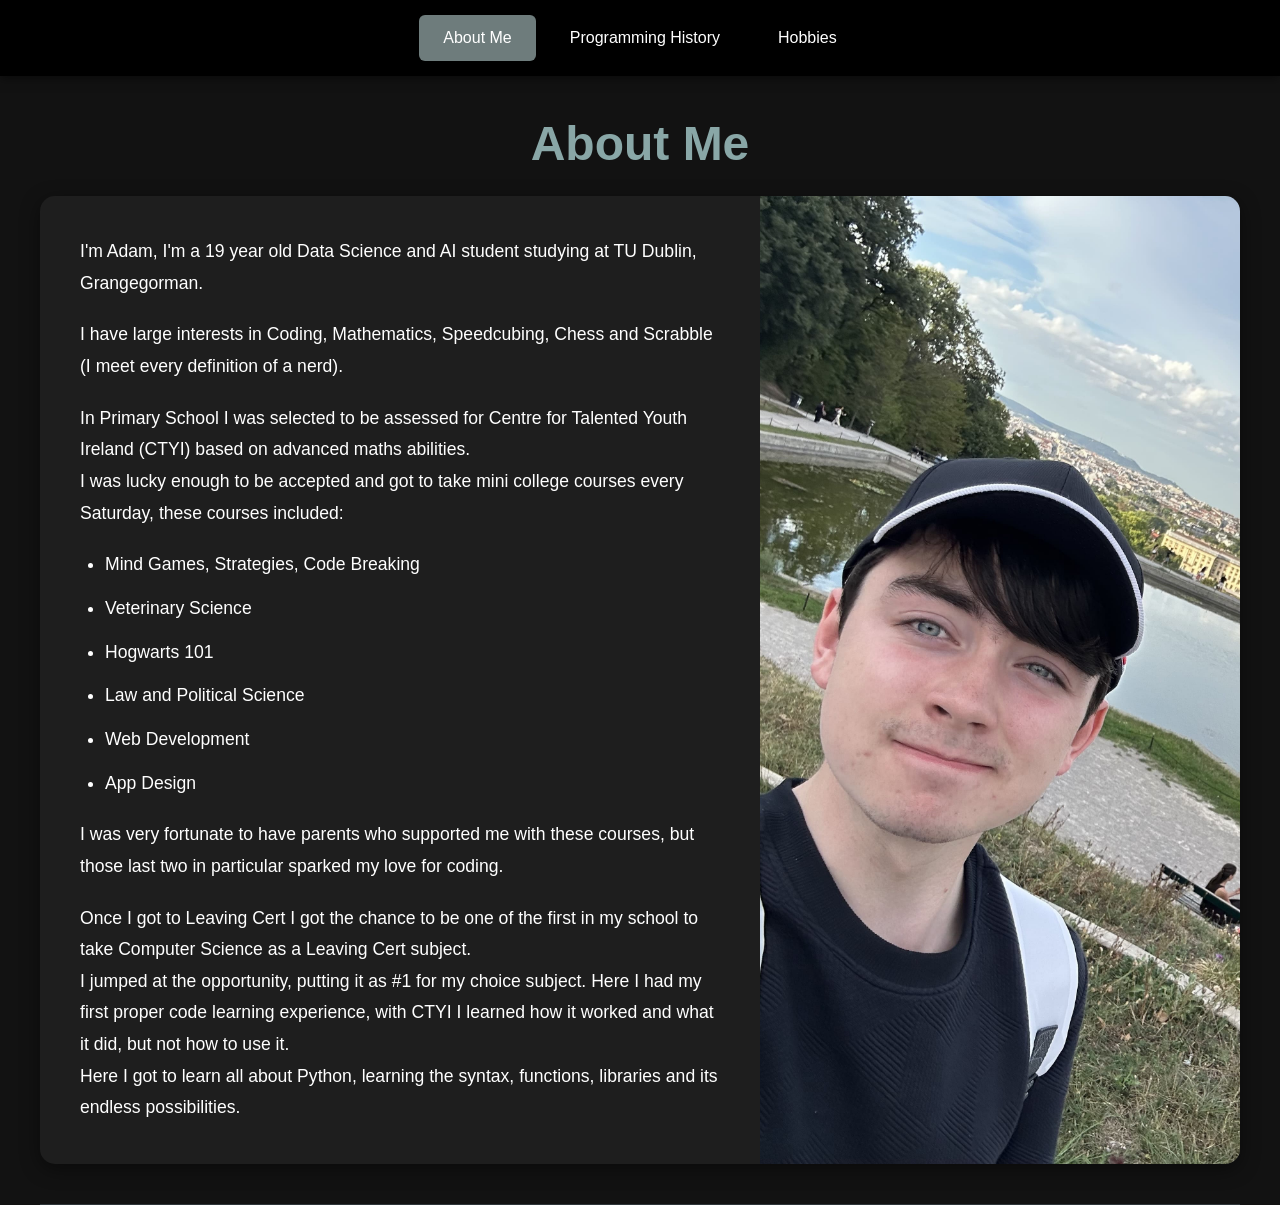
<file: index.html>
<!DOCTYPE html>

<html>
    <head>
        <title>About Me</title>
        <meta charset="UTF-8">
        <meta name="viewport" content="width=device-width, initial-scale=1">
        <link rel="stylesheet" href="css/index.css">
    </head>

    <body>
        <div class="topnav">
            <a class="active" href="index.html">About Me</a>
            <a href="pages/programming.html">Programming History</a>
            <a href="pages/hobbies.html">Hobbies</a>
        </div>

        <h1>About Me</h1>

        <div class="intro">
            <div class="intro-text">
                <p>I'm Adam, I'm a 19 year old Data Science and AI student studying at TU Dublin, Grangegorman.</p>

                <p>I have large interests in Coding, Mathematics, Speedcubing, Chess and Scrabble (I meet every definition of a nerd).</p>

                <p>In Primary School I was selected to be assessed for Centre for Talented Youth Ireland (CTYI) based on advanced maths
                abilities.<br>I was lucky enough to be accepted and got to take mini college courses every Saturday, these courses included:</p>

                <ul class="ctyiCourses">
                    <li>Mind Games, Strategies, Code Breaking</li>
                    <li>Veterinary Science</li>
                    <li>Hogwarts 101</li>
                    <li>Law and Political Science</li>
                    <li>Web Development</li>
                    <li>App Design</li>
                </ul>

                <p>I was very fortunate to have parents who supported me with these courses, but those last two in particular
                sparked my love for coding.</p>

                <p>Once I got to Leaving Cert I got the chance to be one of the first in my school to take Computer Science as a Leaving Cert
                subject.<br>I jumped at the opportunity, putting it as #1 for my choice subject. Here I had my first proper code learning experience,
                with CTYI I learned how it worked and what it did, but not how to use it.<br>Here I got to learn all about Python, learning the syntax,
                functions, libraries and its endless possibilities.</p>
            </div>

            <div class="intro-image">
                <img src="images/intro.jpeg" alt="Adam">
            </div>
        </div>

        <hr>

        <div class="projects"></div>
    </body>
</html>
</file>
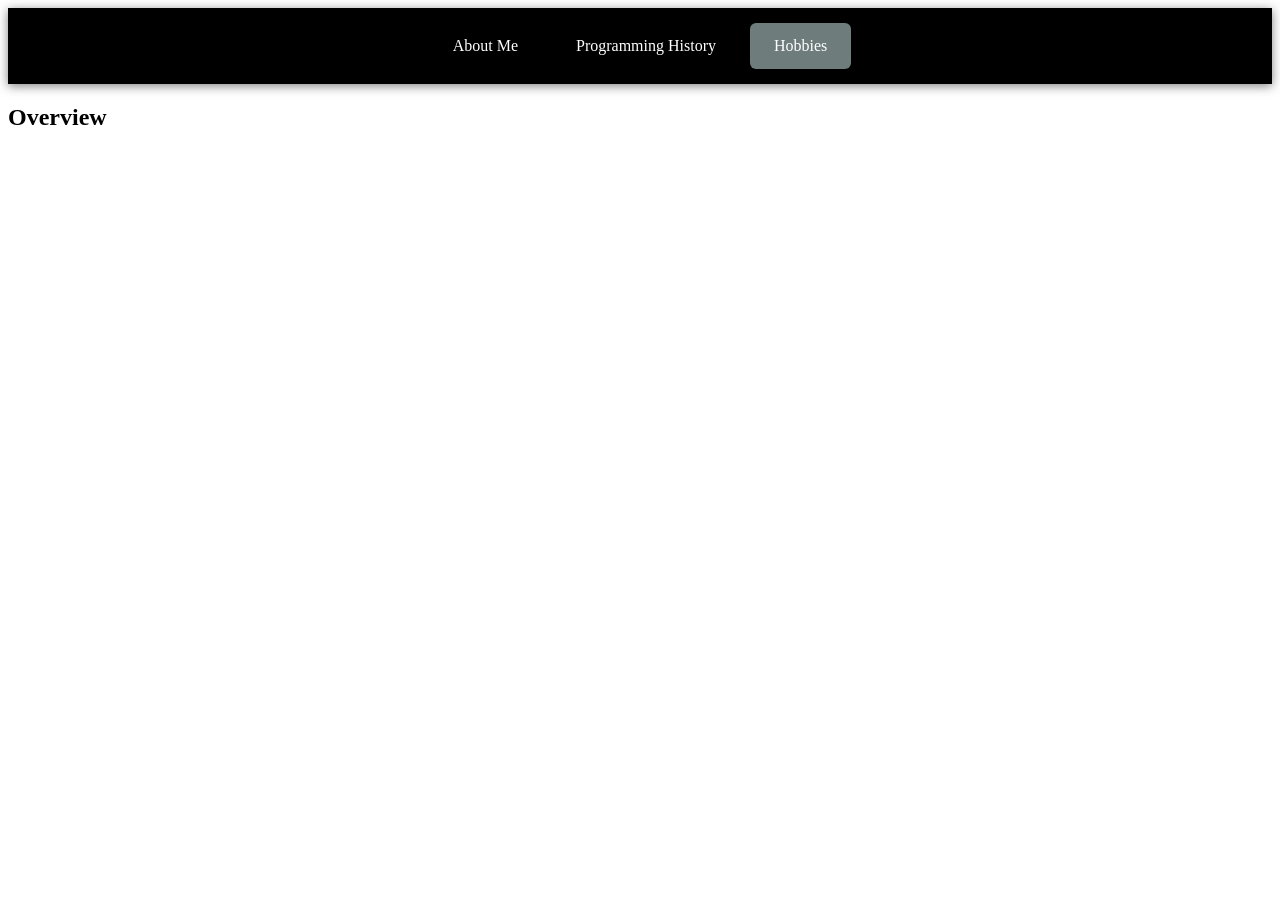
<file: pages/hobbies.html>
<!DOCTYPE html>

<html>
    <head>
        <title>Hobbies</title>
        <meta charset="UTF-8">
        <meta name="viewport" content="width=device-width, initial-scale=1">
        <link rel="stylesheet" href="../css/hobbies.css">
        <script>document.documentElement.classList.add('js');</script>
    </head>

    <body>
        <div class="topnav">
            <a href="../index.html">About Me</a>
            <a href="programming.html">Programming History</a>
            <a class="active" href="hobbies.html">Hobbies</a>
        </div>

        <div class="overview">
            <h2>Overview</h2>
            <p></p>
        </div>
</file>
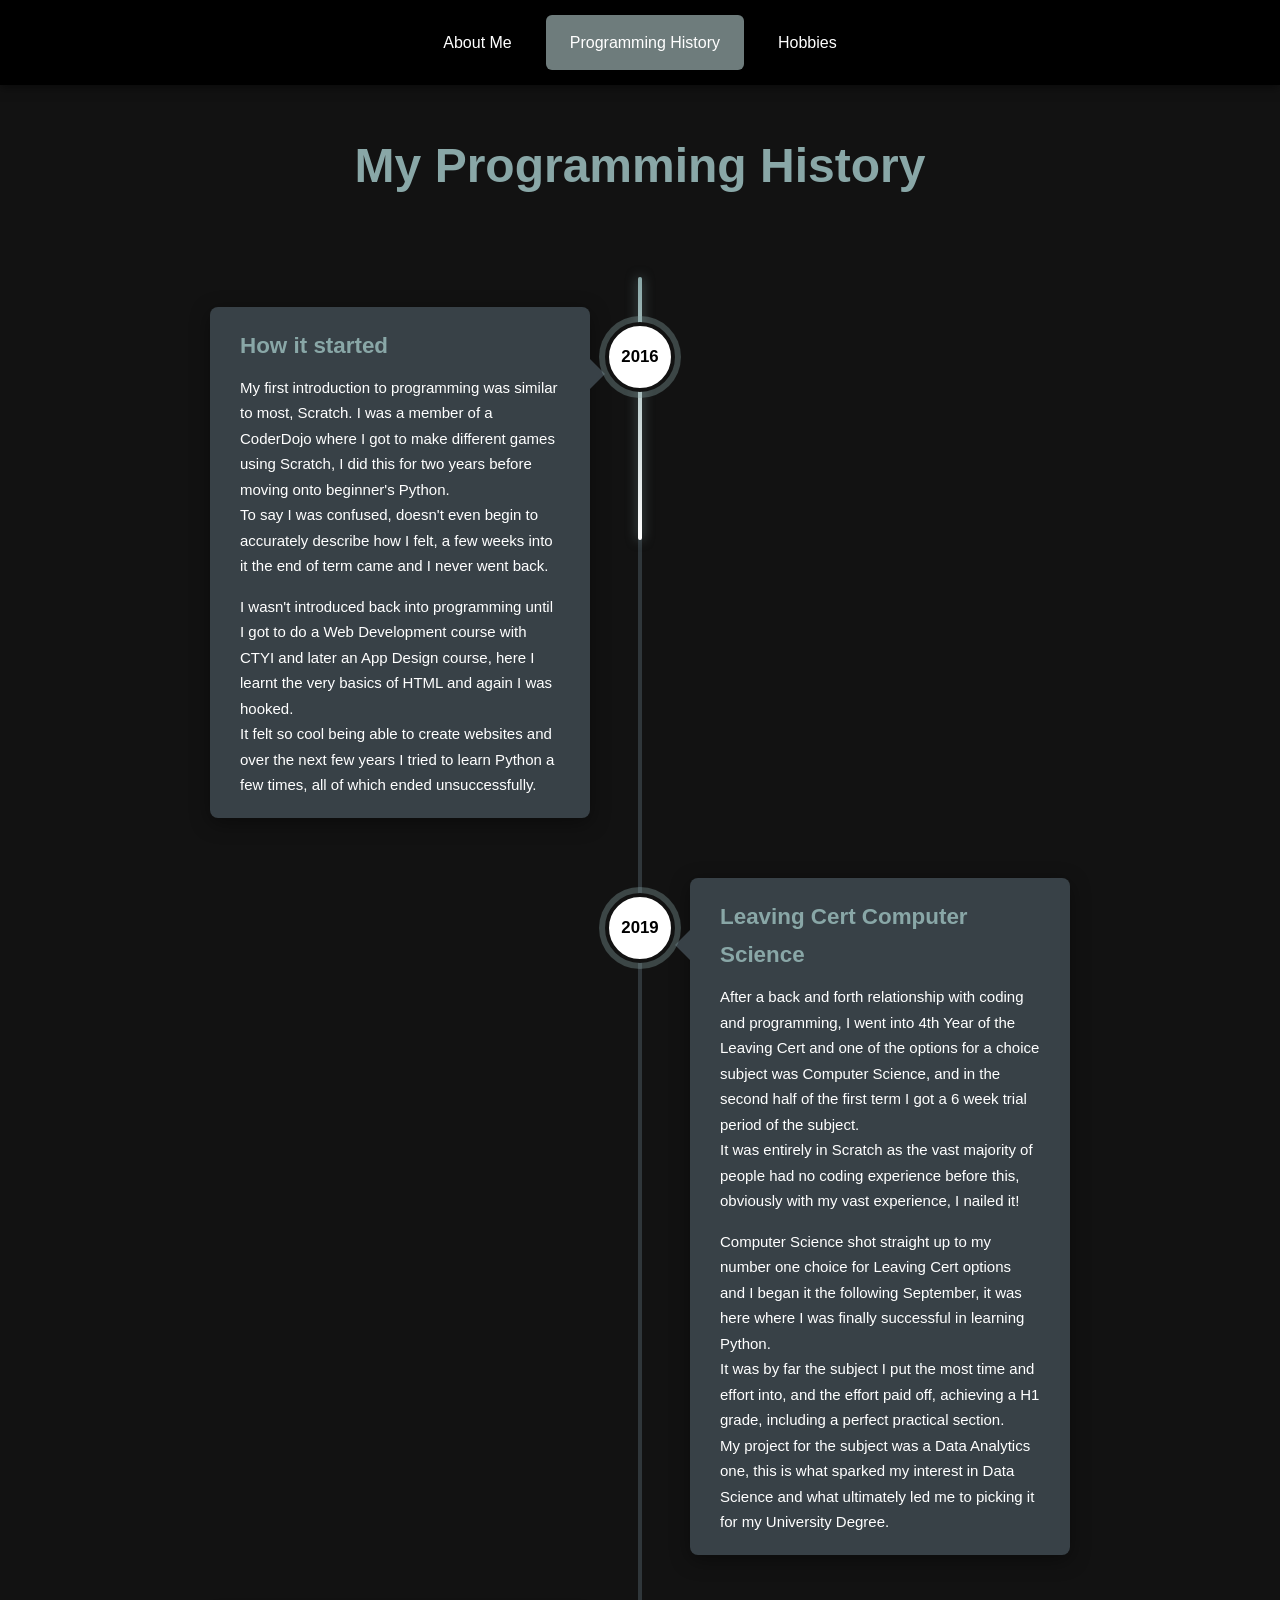
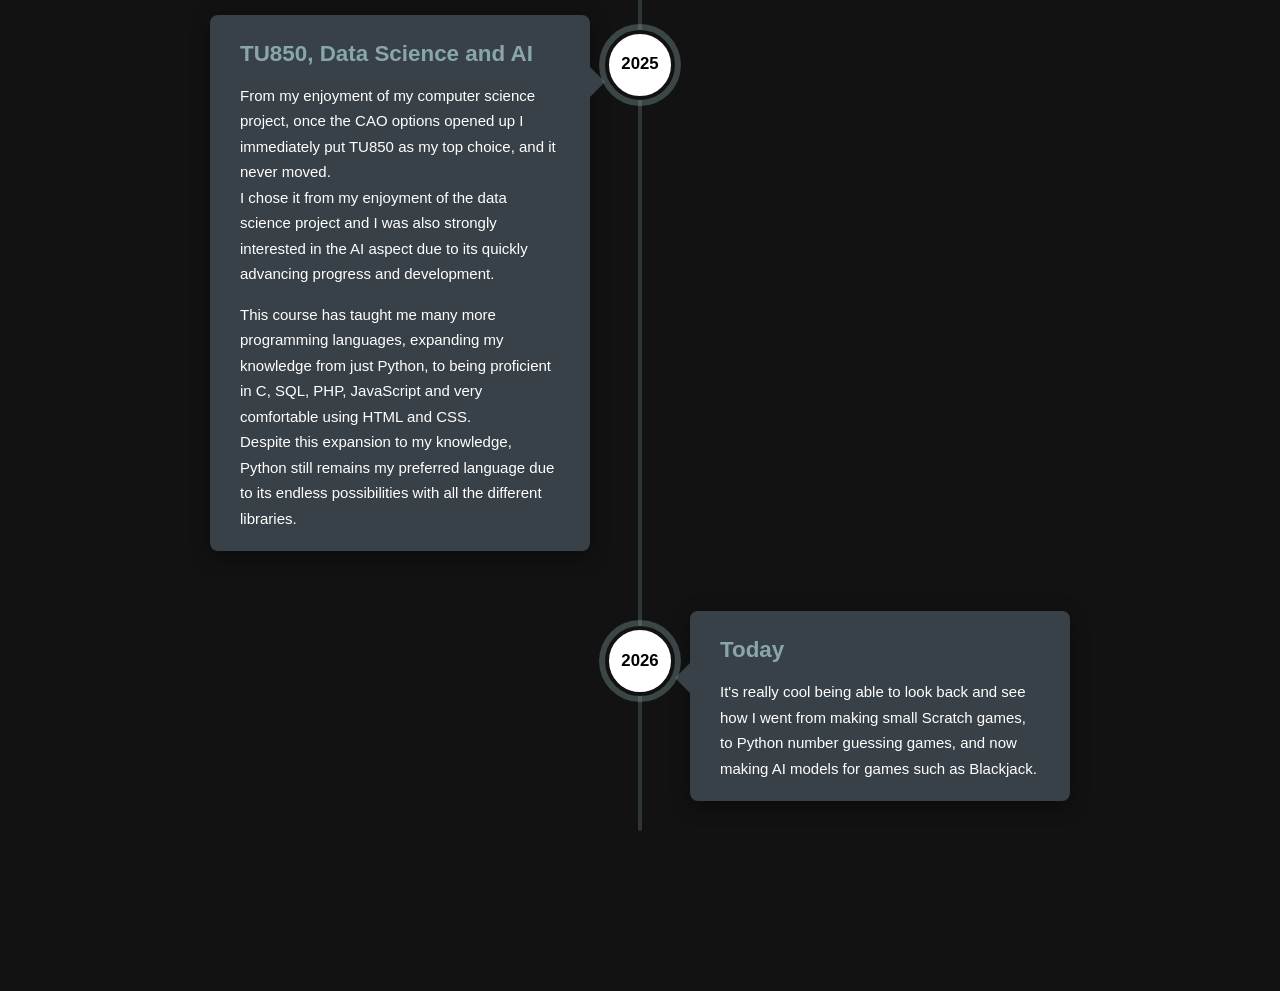
<file: pages/programming.html>
<!DOCTYPE html>

<html>
    <head>
        <title>My Coding Story</title>
        <meta charset="UTF-8">
        <meta name="viewport" content="width=device-width, initial-scale=1">
        <link rel="stylesheet" href="../css/programming.css">
        <script>document.documentElement.classList.add('js');</script>
    </head>

    <body>
        <div class="topnav">
            <a href="../index.html">About Me</a>
            <a class="active" href="programming.html">Programming History</a>
            <a href="hobbies.html">Hobbies</a>
        </div>

        <h1>My Programming History</h1>

        <div class="timeline" id="timeline">
            <div class="timeline-fill" id="timelineFill"></div>

            <div class="entry left">
                <h3 class="year">2016</h3>
                <div class="card">
                    <h2>How it started</h2>
                    <p>My first introduction to programming was similar to most, Scratch. I was a member of a CoderDojo where I got to make
                        different games using Scratch, I did this for two years before moving onto beginner's Python.<br>To say I was confused,
                        doesn't even begin to accurately describe how I felt, a few weeks into it the end of term came and I never went back.</p>

                    <p>I wasn't introduced back into programming until I got to do a Web Development course with CTYI and later an App Design course,
                        here I learnt the very basics of HTML and again I was hooked.<br>It felt so cool being able to create websites and over the next
                        few years I tried to learn Python a few times, all of which ended unsuccessfully.</p>
                </div>
            </div>

            <div class="entry right">
                <h3 class="year">2019</h3>
                <div class="card">
                    <h2>Leaving Cert Computer Science</h2>
                    <p>After a back and forth relationship with coding and programming, I went into 4th Year of the Leaving Cert and one of the
                        options for a choice subject was Computer Science, and in the second half of the first term I got a 6 week trial period of
                        the subject.<br>It was entirely in Scratch as the vast majority of people had no coding experience before this, obviously with
                        my vast experience, I nailed it!</p>

                    <p>Computer Science shot straight up to my number one choice for Leaving Cert options and I began it the following September, it was
                        here where I was finally successful in learning Python.<br>It was by far the subject I put the most time and effort into, and the effort
                        paid off, achieving a H1 grade, including a perfect practical section.<br>My project for the subject was a Data Analytics one,
                        this is what sparked my interest in Data Science and what ultimately led me to picking it for my University Degree.</p>
                </div>
            </div>

            <div class="entry left">
                <h3 class="year">2025</h3>
                <div class="card">
                    <h2>TU850, Data Science and AI</h2>
                    <p>From my enjoyment of my computer science project, once the CAO options opened up I immediately put TU850 as my top choice, and
                        it never moved.<br>I chose it from my enjoyment of the data science project and I was also strongly interested in the AI aspect
                        due to its quickly advancing progress and development.</p>

                    <p>This course has taught me many more programming languages, expanding my knowledge from just Python, to being proficient in
                        C, SQL, PHP, JavaScript and very comfortable using HTML and CSS.<br>Despite this expansion to my knowledge, Python still remains
                        my preferred language due to its endless possibilities with all the different libraries.</p>
                </div>
            </div>

            <div class="entry right">
                <h3 class="year">2026</h3>
                <div class="card">
                    <h2>Today</h2>
                    <p>It's really cool being able to look back and see how I went from making small Scratch games, to Python number guessing games,
                        and now making AI models for games such as Blackjack.</p>
                </div>
            </div>
        </div>

        <script>
            const timeline = document.getElementById('timeline');
            const fill = document.getElementById('timelineFill');
            const entries = document.querySelectorAll('.entry');

            // Fade each entry in as it scrolls into view
            const observer = new IntersectionObserver((items) => {
                items.forEach((item) => {
                    if (item.isIntersecting) {
                        item.target.classList.add('visible');
                        observer.unobserve(item.target);
                    }
                });
            }, { threshold: 0.2, rootMargin: '0px 0px -10% 0px' });

            entries.forEach((entry) => observer.observe(entry));

            // Grow the bright line down the timeline as you scroll
            let ticking = false;
            function updateLine() {
                const rect = timeline.getBoundingClientRect();
                const reach = window.innerHeight * 0.6 - rect.top;
                fill.style.height = Math.max(0, Math.min(reach, rect.height)) + 'px';
                ticking = false;
            }

            window.addEventListener('scroll', () => {
                if (!ticking) {
                    requestAnimationFrame(updateLine);
                    ticking = true;
                }
            }, { passive: true });
            window.addEventListener('resize', updateLine);
            updateLine();
        </script>
    </body>
</html>
</file>
<file: css/index.css>
* { box-sizing: border-box; }

body {
    background-color: #121212;
    color: #ffffff;
    margin: 0;
    font-family: "Segoe UI", Arial, sans-serif;
}


.topnav {
    background-color: #000000;
    display: flex;
    justify-content: center;
    align-items: center;
    flex-wrap: wrap;
    padding: 15px 0;
    box-shadow: 0 2px 10px rgba(0,0,0,0.5);
    position: sticky;
    top: 0;
    z-index: 100;
}

.topnav a {
    color: white;
    text-decoration: none;
    padding: 14px 24px;
    font-size: 1rem;
    transition: background-color 0.3s;
    border-radius: 6px;
    margin: 0 5px;
}

.topnav a:hover { background-color: #384147; }
.topnav a.active { background-color: #6E7C7C; }
.topnav a:focus-visible { outline: 2px solid #89a7a7; outline-offset: 2px; }

h1 {
    text-align: center;
    color: #89a7a7;
    font-size: 3rem;
    margin: 40px 0 25px;
}

/* ---------- Intro card ---------- */
.intro {
    max-width: 1200px;
    margin: 0 auto 40px auto;
    display: grid;
    grid-template-columns: 3fr 2fr;
    background-color: #1e1e1e;
    border-radius: 15px;
    overflow: hidden;
    box-shadow: 0 5px 20px rgba(0,0,0,0.45);
}

.intro-text {
    padding: 40px;
    line-height: 1.8;
    font-size: 1.1rem;
}

.intro-text p { margin: 0 0 20px; }
.intro-text p:last-child { margin-bottom: 0; }

.ctyiCourses {
    margin: 0 0 20px;
    padding-left: 25px;
}

.ctyiCourses li { margin-bottom: 12px; }

.intro-image { min-height: 300px; }

.intro-image img {
    width: 100%;
    height: 100%;
    object-fit: cover;
    display: block;
}

hr {
    max-width: 1200px;
    border: none;
    border-top: 1px solid #2f363a;
    margin: 0 auto;
}

/* ---------- Mobile ---------- */
@media (max-width: 800px) {
    h1 { font-size: 2.2rem; }

    .intro {
        grid-template-columns: 1fr;
        margin: 0 16px 40px;
    }

    .intro-text { padding: 25px; font-size: 1rem; }
    .intro-image { order: -1; min-height: 240px; }
}
</file>
<file: css/hobbies.css>
.topnav {
    background-color: #000000;
    display: flex;
    justify-content: center;
    align-items: center;
    flex-wrap: wrap;
    padding: 15px 0;
    box-shadow: 0 2px 10px rgba(0,0,0,0.5);
    position: sticky;
    top: 0;
    z-index: 100;
}

.topnav a {
    color: white;
    text-decoration: none;
    padding: 14px 24px;
    font-size: 1rem;
    transition: background-color 0.3s;
    border-radius: 6px;
    margin: 0 5px;
}

.topnav a:hover { background-color: #384147; }
.topnav a.active { background-color: #6E7C7C; }
.topnav a:focus-visible { outline: 2px solid #89a7a7; outline-offset: 2px; }
</file>
<file: css/programming.css>
:root {
    --bg: #121212;
    --card: #384147;
    --card-dim: #2a3136;
    --line: #2f363a;
    --accent: #89a7a7;
    --active: #6E7C7C;
    --text: #ffffff;
}

* { box-sizing: border-box; }

body {
    background-color: var(--bg);
    color: var(--text);
    margin: 0;
    font-family: "Segoe UI", Arial, sans-serif;
    line-height: 1.7;
}

.topnav {
    background-color: #000;
    display: flex;
    justify-content: center;
    align-items: center;
    flex-wrap: wrap;
    padding: 15px 0;
    box-shadow: 0 2px 10px rgba(0,0,0,0.5);
    position: sticky;
    top: 0;
    z-index: 100;
}

.topnav a {
    color: white;
    text-decoration: none;
    padding: 14px 24px;
    font-size: 1rem;
    transition: background-color 0.3s;
    border-radius: 6px;
    margin: 0 5px;
}

.topnav a:hover { background-color: #384147; }
.topnav a.active { background-color: var(--active); }
.topnav a:focus-visible { outline: 2px solid var(--accent); outline-offset: 2px; }

h1 {
    text-align: center;
    color: var(--accent);
    font-size: 3rem;
    margin: 40px 0 0;
}

/* ---------- Timeline ---------- */
.timeline {
    position: relative;
    max-width: 1000px;
    margin: 70px auto 160px;
    padding: 0 20px;
}

/* the faint track */
.timeline::before {
    content: '';
    position: absolute;
    top: 0;
    bottom: 0;
    left: 50%;
    width: 4px;
    transform: translateX(-50%);
    background-color: var(--line);
    border-radius: 2px;
}

/* the bright line that fills in as you scroll */
.timeline-fill {
    position: absolute;
    top: 0;
    left: 50%;
    width: 4px;
    height: 0;
    transform: translateX(-50%);
    background: linear-gradient(to bottom, var(--accent), #ffffff);
    border-radius: 2px;
    box-shadow: 0 0 12px rgba(137,167,167,0.6);
    z-index: 1;
}

.entry {
    position: relative;
    width: 50%;
    padding: 30px 50px;
}

.entry.left  { left: 0; }
.entry.right { left: 50%; }

/* year bubble sits on the line */
.year {
    position: absolute;
    top: 45px;
    width: 70px;
    height: 70px;
    margin: 0;
    display: flex;
    align-items: center;
    justify-content: center;
    border-radius: 50%;
    font-size: 1.05rem;
    background-color: var(--line);
    color: #8a959a;
    border: 4px solid var(--bg);
    z-index: 2;
    transition: background-color 0.5s, color 0.5s, box-shadow 0.5s;
}

.left .year  { right: -35px; }
.right .year { left: -35px; }

.card {
    position: relative;
    background-color: var(--card);
    padding: 20px 30px;
    border-radius: 8px;
    font-size: 15px;
    box-shadow: 0 5px 20px rgba(0,0,0,0.4);
}

.card h2 {
    margin: 0 0 10px;
    color: var(--accent);
    font-size: 1.4rem;
}

.card p { margin: 0 0 1em; }
.card p:last-child { margin-bottom: 0; }

/* arrow pointing at the line */
.card::after {
    content: '';
    position: absolute;
    top: 52px;
    border: 15px solid transparent;
}

.left .card::after  { right: -30px; border-left-color: var(--card); }
.right .card::after { left: -30px;  border-right-color: var(--card); }

/* ---------- Scroll reveal ---------- */
/* Only hide things when JS is running, so the page still works without it */
.js .entry .card {
    opacity: 0;
    transition: opacity 0.8s ease, transform 0.8s ease;
}
.js .entry.left  .card { transform: translateX(-60px); }
.js .entry.right .card { transform: translateX(60px); }

.js .entry.visible .card {
    opacity: 1;
    transform: translateX(0);
}

.entry.visible .year {
    background-color: #ffffff;
    color: #000;
    box-shadow: 0 0 0 6px rgba(137,167,167,0.35);
}

/* ---------- Mobile ---------- */
@media (max-width: 800px) {
    h1 { font-size: 2.2rem; }

    .timeline::before,
    .timeline-fill { left: 50px; }

    .entry,
    .entry.left,
    .entry.right {
        width: 100%;
        left: 0;
        padding: 20px 0 20px 100px;
    }

    .left .year,
    .right .year {
        left: 15px;
        right: auto;
        width: 60px;
        height: 60px;
        font-size: 0.95rem;
    }

    .left .card::after,
    .right .card::after {
        left: -30px;
        right: auto;
        border-left-color: transparent;
        border-right-color: var(--card);
    }

    .js .entry.left .card,
    .js .entry.right .card { transform: translateY(30px); }
    .js .entry.visible .card { transform: none; }
}

/* ---------- Reduced motion ---------- */
@media (prefers-reduced-motion: reduce) {
    .js .entry .card,
    .year { transition: none; }
    .js .entry .card { opacity: 1; transform: none; }
}
</file>
